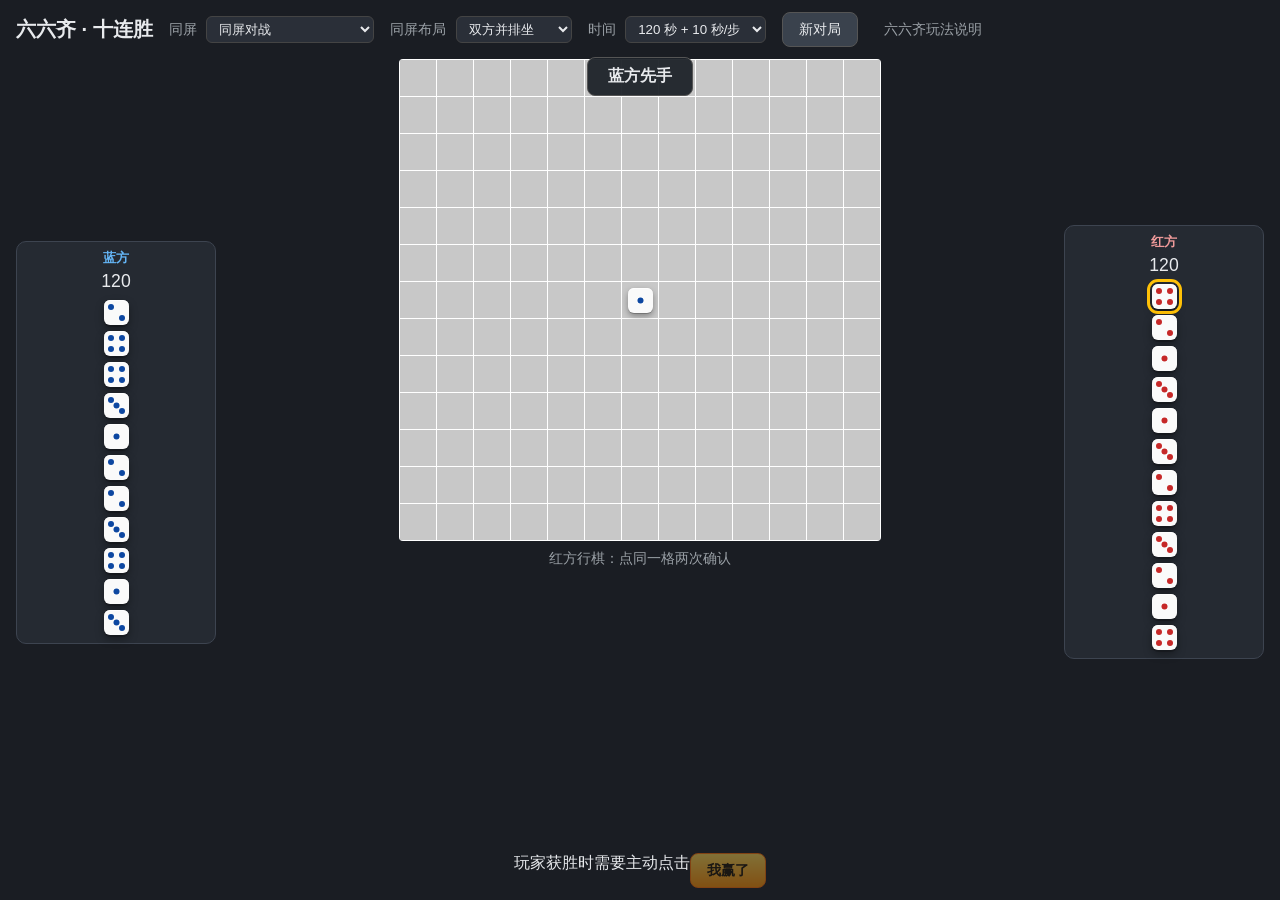
<file: index.html>
﻿<!DOCTYPE html>
<html lang="zh-CN">
<head>
  <meta charset="UTF-8" />
  <meta name="viewport" content="width=device-width, initial-scale=1" />
  <title>六六齐 · 十连胜</title>
  <link rel="stylesheet" href="css/style.css" />
</head>
<body>
  <div id="app" class="app" data-screen-mode="1" data-battle-mode="same">
    <header class="top-bar">
      <h1 class="title">六六齐 · 十连胜</h1>
      <div class="mode-picks">
        <label>同屏
          <select id="battleMode">
            <option value="same">同屏对战</option>
            <option value="dual">双机对战（暂未实现）</option>
          </select>
        </label>
        <label class="same-only">同屏布局
          <select id="screenMode">
            <option value="1">双方并排坐</option>
            <option value="2">双方面对面坐</option>
          </select>
        </label>
        <label>时间
          <select id="timePreset">
            <option value="120">120 秒 + 10 秒/步</option>
            <option value="custom">自定义</option>
            <option value="unlimited">无限制</option>
          </select>
        </label>
        <span id="customTimeRow" class="custom-time hidden">
          <input type="number" id="baseSec" min="30" max="3600" value="120" /> 秒 +
          <input type="number" id="incSec" min="0" max="120" value="10" /> 秒/步
        </span>
        <button type="button" id="btnNewGame" class="btn">新对局</button>
      <!-- 新增玩法说明链接 -->
 <a href="https://mp.weixin.qq.com/mp/appmsgalbum?action=getalbum&__biz=MjM5NzY0Nzg5Mg==&scene=1&album_id=4366616666248052758&count=3#wechat_redirect" 
 target="_blank" 
 style="color: #9aa0a6; font-size: 0.875rem; text-decoration: none; margin-left: 10px;"
 title="六六齐玩法说明">六六齐玩法说明</a>
 <!--ref="./rule/index.html" style="display:inline-block; padding:12px 20px; background:#c7000b; color:#fff; border-radius:10px; text-decoration:none; margin:10px 0; font-size:16px;">
  📖 六六齐玩法说明
  </a>-->
 </div>
</header>

<!-- 微信遮罩层开始 -->
<div id="wechat-tip" class="wechat-tip">
  <div class="wechat-tip-content">
    <!-- 这里的箭头符号可以直接用，也可以替换成图片 -->
    <div class="wechat-arrow">↗️</div>
    <h2>请使用浏览器打开</h2>
    <p>啦啦好温馨提示<br>为了获得最佳体验，请勿在微信内直接访问</p>
    <p>请点击右上角 <strong>...</strong> 选择 <strong>在浏览器打开</strong></p>
  <!-- 新增底部图片和文字 -->
  <div class="wechat-bottom-info">
    <img src="./lalahao.jpg" alt="六六齐十一种玩法说明及购买链接" 
         style="width: 150px; height: 150px; margin: 20px auto; display: block; border-radius: 8px;">
    <p style="font-size: 14px; color: #ccc; text-align: center; margin-top: 10px;">
      六六齐十一种玩法说明及购买链接<br>按住图片即可进入公众号查看
    </p>
  </div>
  </div>
</div>
<!-- 微信遮罩层结束 -->
<!-- 新增：横屏提示遮罩层 -->
<div id="landscape-tip" class="landscape-tip">
  <div class="landscape-content">
    <div class="rotate-icon">📱</div>
    <h2>请旋转手机</h2>
    <p>啦啦好温馨提示<br>为了获得最佳体验，请使用横屏模式</p>
    <div class="wechat-bottom-info">
      <img src="./lalahao.jpg" alt="六六齐十一种玩法说明及购买链接" 
           style="width: 150px; height: 150px; margin: 20px auto; display: block; border-radius: 8px;">
      <p style="font-size: 14px; color: #ccc; text-align: center; margin-top: 10px;">
        六六齐十一种玩法说明及购买链接<br>保存图片微信扫一扫即可查看
      </p>
    </div>
  </div>
</div>
<!-- 你的游戏主代码 (保持原有的结构不变) -->
    <div class="game-wrap">
      <aside class="panel panel--blue" id="panelBlue" data-player="blue">
        <div class="panel-head">
          <span class="player-name">蓝方</span>
          <span class="clock" id="clockBlue">120</span>
        </div>
        <div class="queue" id="queueBlue" aria-label="蓝方出棋列"></div>
      </aside>

      <main class="board-wrap">
        <div id="firstPlayerBanner" class="banner hidden" role="status"></div>
        <div id="board" class="board" aria-label="13 乘 13 棋盘"></div>
        <p class="hint" id="statusText">准备开始：点击「新对局」</p>
      </main>

      <aside class="panel panel--red" id="panelRed" data-player="red">
        <div class="panel-head">
          <span class="player-name">红方</span>
          <span class="clock" id="clockRed">120</span>
        </div>
        <div class="queue" id="queueRed" aria-label="红方出棋列"></div>
      </aside>
    </div>

    <footer class="bottom-bar">
玩家获胜时需要主动点击      <button type="button" id="btnClaimWin" class="btn btn--gold" disabled>我赢了</button>
    </footer>
  </div>

  <div id="modalOverlay" class="modal-overlay hidden" aria-hidden="true">
    <div class="modal" role="dialog" aria-modal="true">
      <p id="modalMessage"></p>
      <button type="button" id="modalClose" class="btn">确定</button>
    </div>
  </div>

  <script defer src="js/game.js"></script>
</body>
</html>
</file>
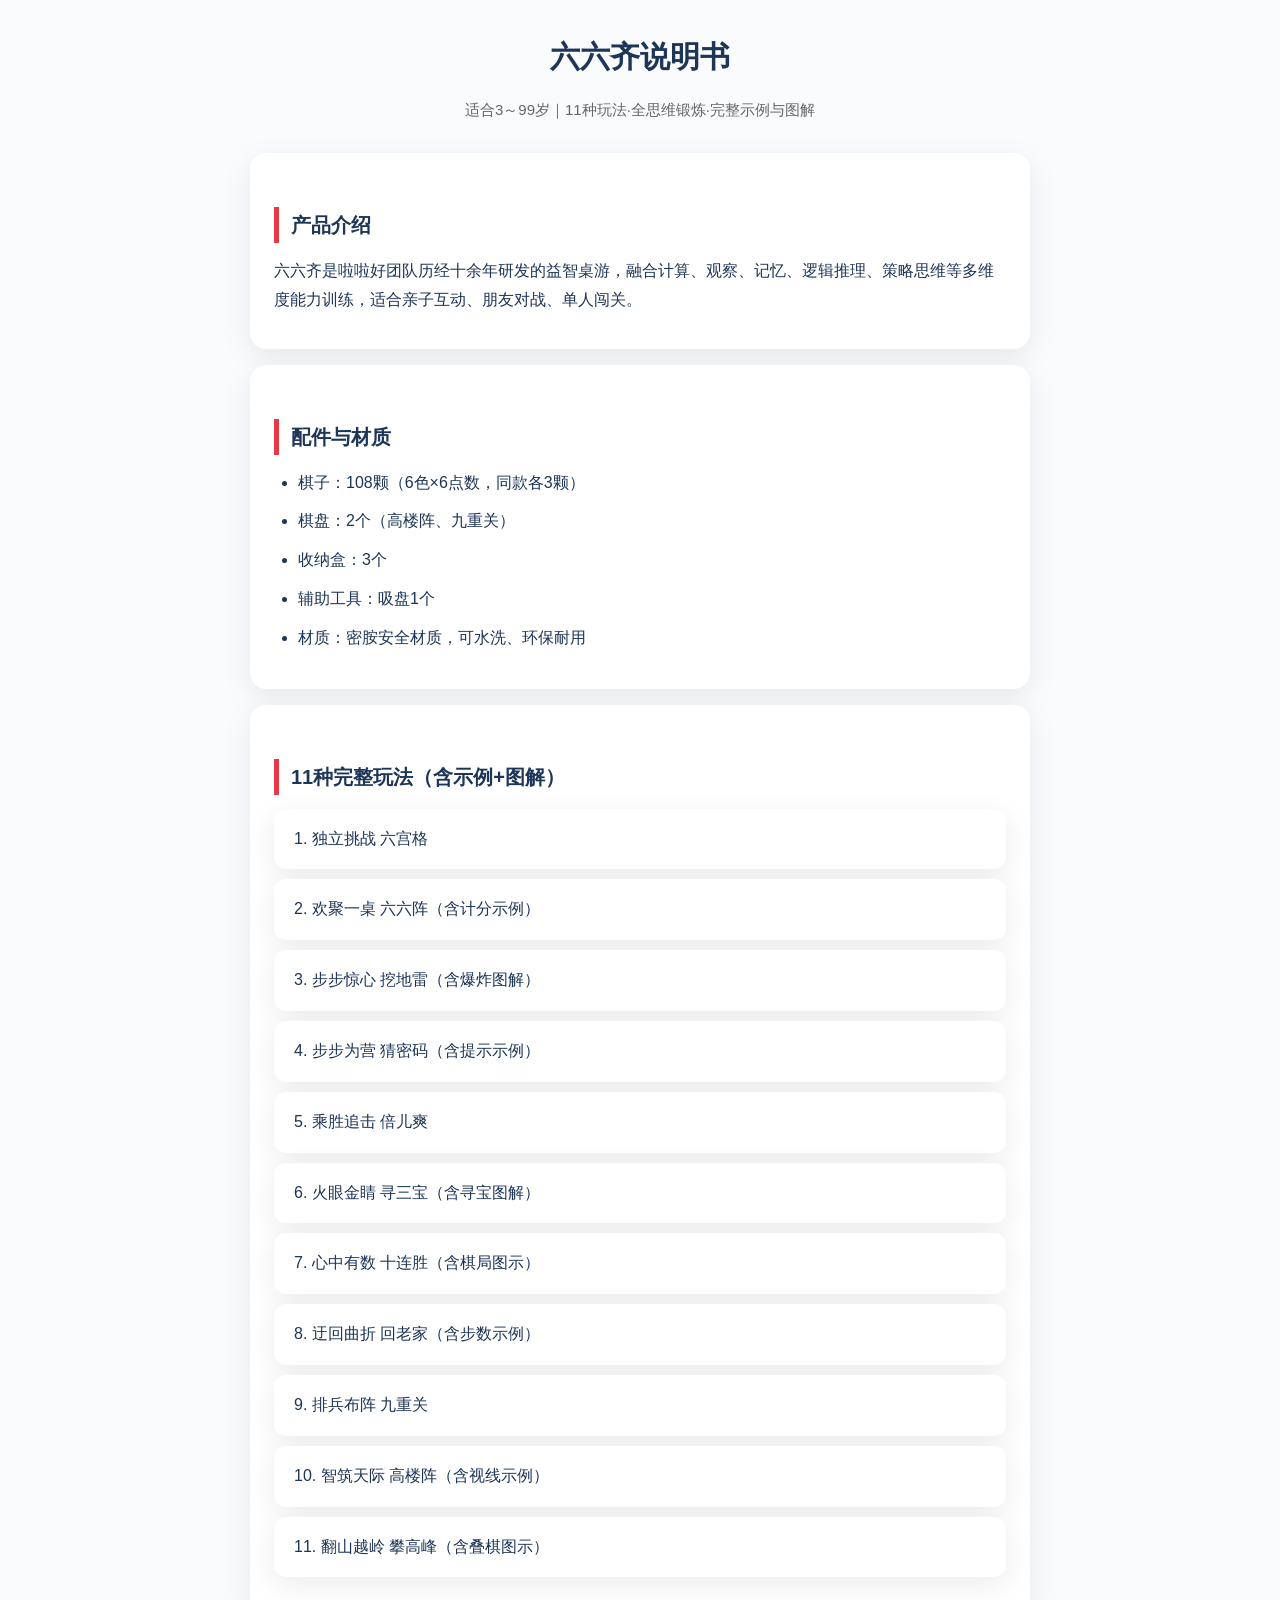
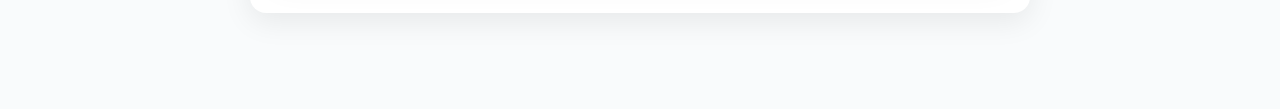
<file: rule/index.html>
<!DOCTYPE html>
<html lang="zh-CN">
<head>
<meta charset="UTF-8">
<meta name="viewport" content="width=device-width,initial-scale=1.0">
<title>六六齐说明书</title>
<style>
*{margin:0;padding:0;box-sizing:border-box}
:root{--main:#e63946;--sub:#457b9d;--light:#f9fbfc;--dark:#1d3557;--radius:16px;--shadow:0 8px 30px rgba(0,0,0,0.08)}
body{font-family:-apple-system,BlinkMacSystemFont,"Segoe UI",Roboto,"Helvetica Neue",Arial,sans-serif;background:var(--light);color:var(--dark);line-height:1.8;padding:20px;max-width:820px;margin:0 auto;padding-bottom:80px}
a{text-decoration:none}
.back{display:inline-flex;align-items:center;gap:6px;color:var(--main);font-weight:600;margin-bottom:16px;font-size:16px}
.title-main{text-align:center;font-size:30px;font-weight:700;color:var(--dark);margin:10px 0 12px}
.desc{text-align:center;font-size:15px;color:#666;margin-bottom:30px}
h1{font-size:26px;text-align:center;color:var(--main);margin:20px 0 30px;font-weight:700}
h2{font-size:20px;font-weight:600;margin:32px 0 14px;color:var(--dark);padding-left:12px;border-left:5px solid var(--main)}
h3{font-size:18px;font-weight:600;margin:20px 0 10px;color:var(--sub)}
p{font-size:16px;margin-bottom:12px}
ul,ol{padding-left:24px;margin:14px 0}
li{margin-bottom:10px;font-size:16px}
.box{background:#fff;border-radius:var(--radius);padding:22px 24px;margin:16px 0;box-shadow:var(--shadow)}
.play-list{list-style:none;padding-left:0;margin-top:10px}
.play-list li{background:#fff;margin:10px 0;padding:16px 20px;border-radius:12px;box-shadow:var(--shadow);transition:transform 0.2s}
.play-list li:hover{transform:translateY(-2px)}
.play-list a{color:var(--dark);font-weight:500;font-size:16px;display:block}
.example{background:#fff5f5;border-left:4px solid #ff6b6b;padding:14px 18px;border-radius:10px;margin:12px 0;font-size:15px}
.figure{background:#f0f7ff;border-left:4px solid #4285f4;padding:12px 16px;border-radius:10px;margin:10px 0;font-size:15px;color:#222}
.tip{background:#efffed;border-left:4px solid #34a853;padding:12px 16px;border-radius:10px;margin:10px 0;font-size:15px}
</style>
</head>
<body>
<div class="title-main">六六齐说明书</div>
<div class="desc">适合3～99岁｜11种玩法·全思维锻炼·完整示例与图解</div>

<div class="box">
<h2>产品介绍</h2>
<p>六六齐是啦啦好团队历经十余年研发的益智桌游，融合计算、观察、记忆、逻辑推理、策略思维等多维度能力训练，适合亲子互动、朋友对战、单人闯关。</p>
</div>

<div class="box">
<h2>配件与材质</h2>
<ul>
<li>棋子：108颗（6色×6点数，同款各3颗）</li>
<li>棋盘：2个（高楼阵、九重关）</li>
<li>收纳盒：3个</li>
<li>辅助工具：吸盘1个</li>
<li>材质：密胺安全材质，可水洗、环保耐用</li>
</ul>
</div>

<div class="box">
<h2>11种完整玩法（含示例+图解）</h2>
<ul class="play-list">
<li><a href="01.html">1. 独立挑战 六宫格</a></li>
<li><a href="02.html">2. 欢聚一桌 六六阵（含计分示例）</a></li>
<li><a href="03.html">3. 步步惊心 挖地雷（含爆炸图解）</a></li>
<li><a href="04.html">4. 步步为营 猜密码（含提示示例）</a></li>
<li><a href="05.html">5. 乘胜追击 倍儿爽</a></li>
<li><a href="06.html">6. 火眼金睛 寻三宝（含寻宝图解）</a></li>
<li><a href="07.html">7. 心中有数 十连胜（含棋局图示）</a></li>
<li><a href="08.html">8. 迂回曲折 回老家（含步数示例）</a></li>
<li><a href="09.html">9. 排兵布阵 九重关</a></li>
<li><a href="10.html">10. 智筑天际 高楼阵（含视线示例）</a></li>
<li><a href="11.html">11. 翻山越岭 攀高峰（含叠棋图示）</a></li>
</ul>
</div>
</body></html>
</file>
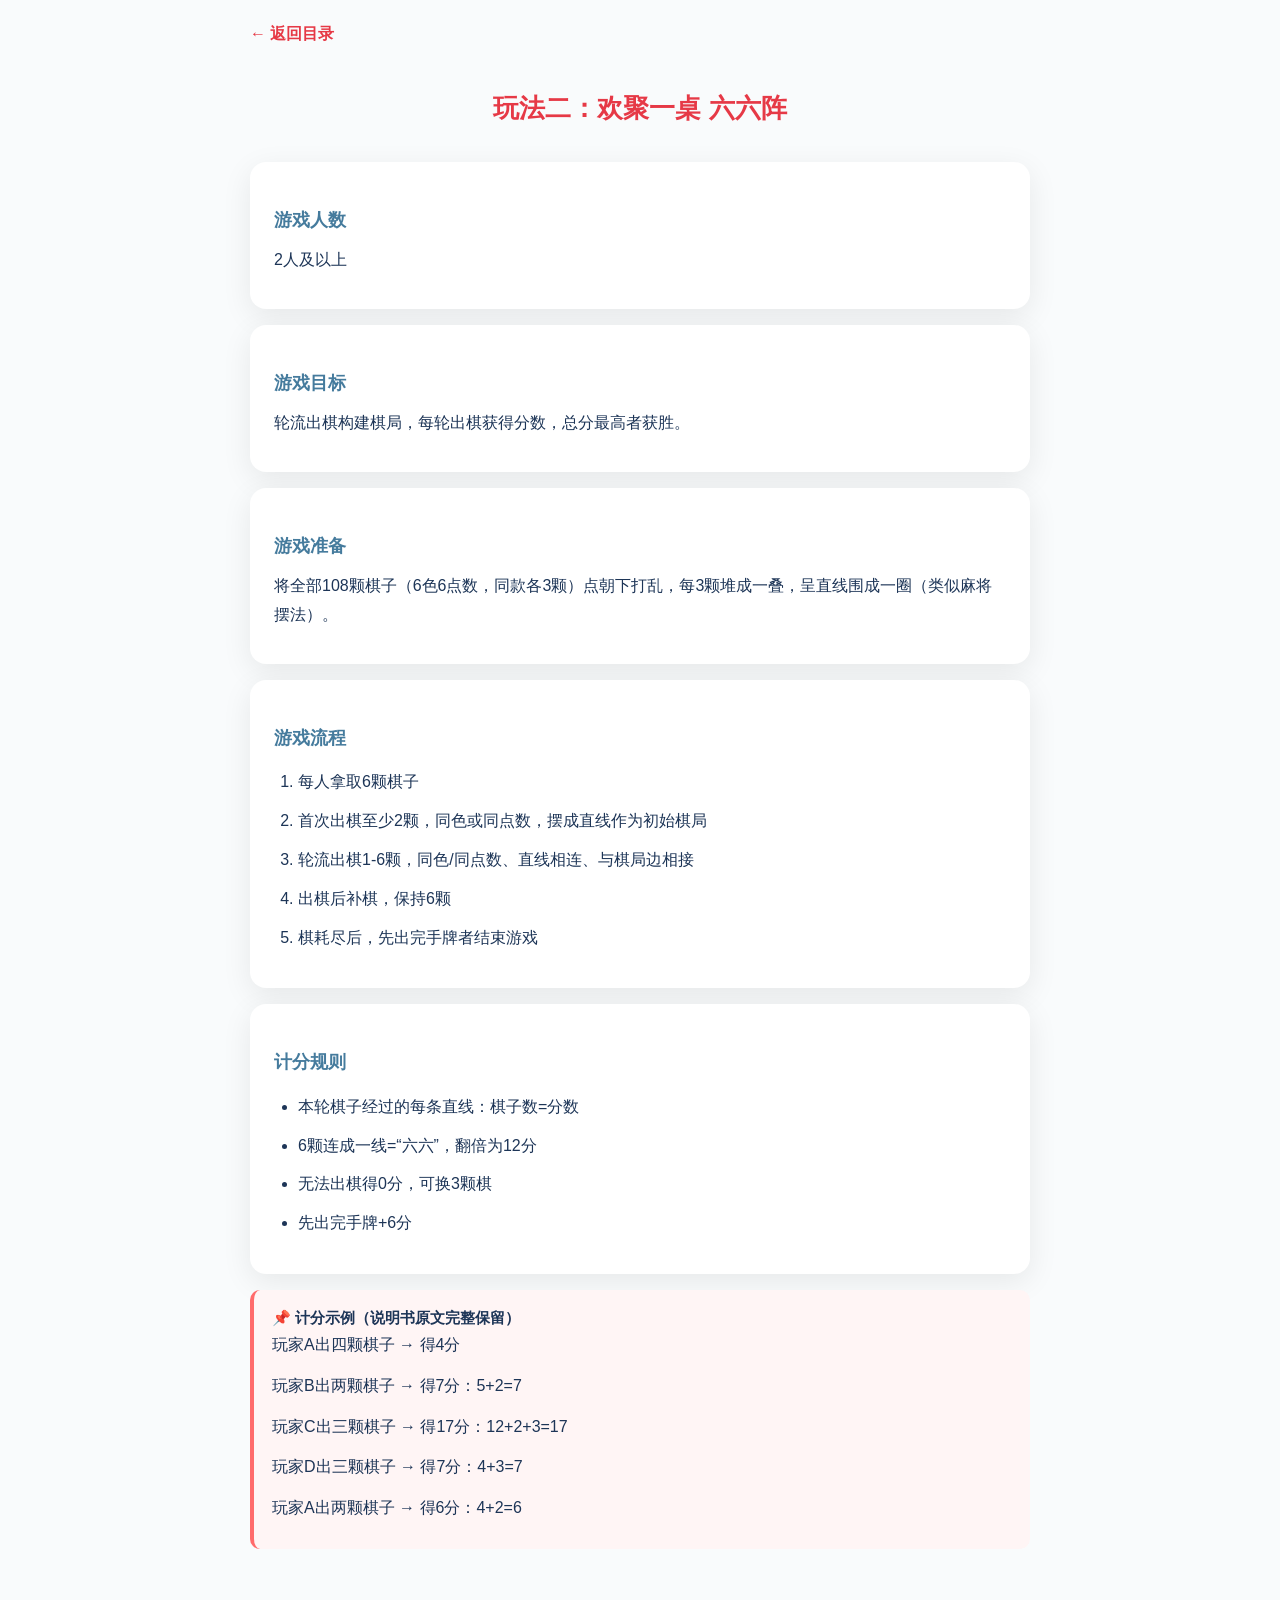
<file: rule/02.html>
<!DOCTYPE html>
<html lang="zh-CN">
<head>
<meta charset="UTF-8">
<meta name="viewport" content="width=device-width,initial-scale=1.0">
<title>2. 欢聚一桌 六六阵（完整示例版）</title>
<style>
*{margin:0;padding:0;box-sizing:border-box}
:root{--main:#e63946;--sub:#457b9d;--light:#f9fbfc;--dark:#1d3557;--radius:16px;--shadow:0 8px 30px rgba(0,0,0,0.08)}
body{font-family:-apple-system,BlinkMacSystemFont,"Segoe UI",Roboto,"Helvetica Neue",Arial,sans-serif;background:var(--light);color:var(--dark);line-height:1.8;padding:20px;max-width:820px;margin:0 auto;padding-bottom:80px}
a{text-decoration:none}
.back{display:inline-flex;align-items:center;gap:6px;color:var(--main);font-weight:600;margin-bottom:16px;font-size:16px}
h1{font-size:26px;text-align:center;color:var(--main);margin:20px 0 30px;font-weight:700}
h3{font-size:18px;font-weight:600;margin:20px 0 10px;color:var(--sub)}
p{font-size:16px;margin-bottom:12px}
ul,ol{padding-left:24px;margin:14px 0}
li{margin-bottom:10px;font-size:16px}
.box{background:#fff;border-radius:var(--radius);padding:22px 24px;margin:16px 0;box-shadow:var(--shadow)}
.example{background:#fff5f5;border-left:4px solid #ff6b6b;padding:14px 18px;border-radius:10px;margin:12px 0;font-size:15px}
</style>
</head>
<body>
<a href="index.html" class="back">← 返回目录</a>
<h1>玩法二：欢聚一桌 六六阵</h1>

<div class="box">
<h3>游戏人数</h3>
<p>2人及以上</p>
</div>

<div class="box">
<h3>游戏目标</h3>
<p>轮流出棋构建棋局，每轮出棋获得分数，总分最高者获胜。</p>
</div>

<div class="box">
<h3>游戏准备</h3>
<p>将全部108颗棋子（6色6点数，同款各3颗）点朝下打乱，每3颗堆成一叠，呈直线围成一圈（类似麻将摆法）。</p>
</div>

<div class="box">
<h3>游戏流程</h3>
<ol>
<li>每人拿取6颗棋子</li>
<li>首次出棋至少2颗，同色或同点数，摆成直线作为初始棋局</li>
<li>轮流出棋1-6颗，同色/同点数、直线相连、与棋局边相接</li>
<li>出棋后补棋，保持6颗</li>
<li>棋耗尽后，先出完手牌者结束游戏</li>
</ol>
</div>

<div class="box">
<h3>计分规则</h3>
<ul>
<li>本轮棋子经过的每条直线：棋子数=分数</li>
<li>6颗连成一线=“六六”，翻倍为12分</li>
<li>无法出棋得0分，可换3颗棋</li>
<li>先出完手牌+6分</li>
</ul>
</div>

<div class="example">
<h4>📌 计分示例（说明书原文完整保留）</h4>
<p>玩家A出四颗棋子 → 得4分</p>
<p>玩家B出两颗棋子 → 得7分：5+2=7</p>
<p>玩家C出三颗棋子 → 得17分：12+2+3=17</p>
<p>玩家D出三颗棋子 → 得7分：4+3=7</p>
<p>玩家A出两颗棋子 → 得6分：4+2=6</p>
</div>
</body></html>
</file>
<file: css/style.css>
:root {
  --bg-page: #1a1d23;
  --board-bg: #c8c8c8;
  --grid-line: #ffffff;
  --cell-start: #5a5a5a;
  --text: #e8eaed;
  --muted: #9aa0a6;
  --red-pip: #c62828;
  --blue-pip: #0d47a1;
  --piece-white: #fafafa;
  --piece-shadow: rgba(0, 0, 0, 0.35);
  --gold: #ffc107;
  --cell-size: 36px;
}
*, *::before, *::after { box-sizing: border-box; }
body {
  margin: 0;
  min-height: 100vh;
  font-family: "Segoe UI", "PingFang SC", "Microsoft YaHei", sans-serif;
  background: var(--bg-page);
  color: var(--text);
}
.app { display: flex; flex-direction: column; min-height: 100vh; padding: 0.75rem 1rem; }
.top-bar { display: flex; flex-wrap: wrap; align-items: center; gap: 0.75rem 1rem; margin-bottom: 0.75rem; }
.title { margin: 0; font-size: 1.25rem; font-weight: 600; }
.mode-picks { display: flex; flex-wrap: wrap; align-items: center; gap: 0.5rem 1rem; }
.mode-picks label { font-size: 0.875rem; color: var(--muted); }
.mode-picks select, .mode-picks input[type="number"] {
  margin-left: 0.35rem;
  padding: 0.25rem 0.5rem;
  border-radius: 6px;
  border: 1px solid #444;
  background: #2a2f38;
  color: var(--text);
}
.custom-time.hidden { display: none; }
.btn {
  padding: 0.45rem 1rem;
  border-radius: 8px;
  border: 1px solid #555;
  background: #3a424d;
  color: var(--text);
  cursor: pointer;
  font-size: 0.9rem;
}
.btn:hover:not(:disabled) { background: #4a5462; }
.btn:disabled { opacity: 0.45; cursor: not-allowed; }
.btn--gold {
  background: linear-gradient(180deg, #ffd54f, #ff8f00);
  color: #1a1000;
  border-color: #ff6f00;
  font-weight: 600;
}
.game-wrap {
  flex: 1;
  display: flex;
  flex-direction: row;
  align-items: center/*原来为：stretch*/;
  justify-content: center;
  gap: 1rem;
  min-height: 0;
}
.app[data-battle-mode="same"][data-screen-mode="1"] .game-wrap {
  display: grid;
  grid-template-columns: auto 1fr auto;
  grid-template-rows: 1fr auto;
  grid-template-areas: "blue board red" ". bottom .";
  align-items: stretch;
  justify-items: center;
}
.app[data-battle-mode="same"][data-screen-mode="1"] #panelBlue { grid-area: blue; align-self: center; justify-self: start; }
.app[data-battle-mode="same"][data-screen-mode="1"] .board-wrap { grid-area: board; }
.app[data-battle-mode="same"][data-screen-mode="1"] #panelRed { grid-area: red; align-self: center; justify-self: end; }
.app[data-battle-mode="same"][data-screen-mode="1"] .bottom-bar { grid-area: bottom; justify-self: center; }
.app[data-battle-mode="same"][data-screen-mode="2"] #panelBlue {
  transform: rotate(180deg);
  transform-origin: center center;
}
.app[data-battle-mode="same"][data-screen-mode="2"] #panelBlue .queue { flex-direction: column-reverse; /* 让每个棋子也旋转180度，保证图案方向正确 */
  transform: rotate(180deg);
  /* 调整间距和对齐，避免旋转后错位 */
  gap: 6px;
  align-items: center;}
.app[data-battle-mode="dual"] .bottom-bar {
  position: fixed;
  bottom: 0.75rem;
  left: 50%;
  transform: translateX(-50%);
  z-index: 10;
}
.panel {
  display: flex;
  flex-direction: column;
  min-width: 56px;
  padding: 0.5rem;
  border-radius: 10px;
  background: #252a32;
  border: 1px solid #3d4450;
  /* 确保没有 height: 100% 或者 height: 100vh */
  height: auto; 
  
  /* 保持宽度固定 */
  width: 200px; /* 或者 flex: 0 0 200px */
  
  
}
.panel-head { display: flex; flex-direction: column; align-items: center; gap: 0.25rem; margin-bottom: 0.5rem; font-size: 0.8rem; }
.player-name { font-weight: 600; }
.panel--blue .player-name { color: #64b5f6; }
.panel--red .player-name { color: #ef9a9a; }
.clock { font-variant-numeric: tabular-nums; font-size: 1.1rem; }
.clock--warn { color: #ff5252; animation: pulse-red 0.6s ease-in-out infinite; }
@keyframes pulse-red { 0%, 100% { opacity: 1; } 50% { opacity: 0.55; } }
.queue {
  display: flex;
  flex-direction: column;
  gap: 6px;
  align-items: center;
  min-height: 120px;
}
.piece {
  width: 25px;
  height: 25px;
  min-width: 25px;
  min-height: 25px;
  border-radius: 6px;
  background: var(--piece-white);
  box-shadow: 0 2px 0 0 rgba(0, 0, 0, 0.18), 0 4px 8px var(--piece-shadow), inset 0 1px 0 rgba(255, 255, 255, 0.85);
  display: flex;
  align-items: center;
  justify-content: center;
  flex-shrink: 0;
  overflow: hidden;
}
.piece--svg svg {
  display: block;
  width: 25px;
  height: 25px;
  vertical-align: middle;
}
.board-wrap { display: flex; flex-direction: column; align-items: center; gap: 0.5rem; position: relative; }
.banner {
  position: absolute;
  top: -2px;
  left: 50%;
  transform: translateX(-50%);
  z-index: 5;
  padding: 0.5rem 1.25rem;
  border-radius: 8px;
  background: rgba(30, 35, 42, 0.95);
  border: 1px solid #555;
  font-weight: 600;
  white-space: nowrap;
}
.banner.hidden { display: none; }
.board {
  display: grid;
  grid-template-columns: repeat(13, var(--cell-size));
  grid-template-rows: repeat(13, var(--cell-size));
  gap: 1px;
  background: var(--grid-line);
  padding: 1px;
  border-radius: 4px;
  user-select: none;
}
.cell {
  width: var(--cell-size);
  height: var(--cell-size);
  background: var(--board-bg);
  display: flex;
  align-items: center;
  justify-content: center;
  cursor: pointer;
}
.cell > .piece {
  flex-shrink: 0;
}
 .cell--start { background: var(--board-bg); }
.cell--preview { outline: 2px dashed rgba(255, 255, 255, 0.5); outline-offset: -2px; }
.cell--invalid { cursor: not-allowed; }
.piece--on-board {
  box-shadow: 0 1px 0 0 rgba(0, 0, 0, 0.2), 0 3px 6px var(--piece-shadow), inset 0 1px 0 rgba(255, 255, 255, 0.9);
}
.piece--next {
  outline: 3px solid var(--gold);
  outline-offset: 2px;
  animation: pop-next 1s ease-in-out infinite;
}
@keyframes pop-next { 0%, 100% { transform: scale(1); } 50% { transform: scale(1.08); } }
.hint { margin: 0; font-size: 0.9rem; color: var(--muted); text-align: center; max-width: 28rem; }
.bottom-bar { margin-top: auto; padding-top: 0.75rem; display: flex; justify-content: center; }
.fx-win { animation: win-glow 1.2s ease-out forwards; }
@keyframes win-glow {
  0% { box-shadow: 0 0 0 0 rgba(255, 193, 7, 0.8); }
  100% { box-shadow: 0 0 32px 12px rgba(255, 193, 7, 0.35); }
}
.board--locked .cell { pointer-events: none; cursor: default; }
.modal-overlay {
  position: fixed;
  inset: 0;
  background: rgba(0, 0, 0, 0.55);
  display: flex;
  align-items: center;
  justify-content: center;
  z-index: 100;
  padding: 1rem;
}
.modal-overlay.hidden { display: none; }
.modal {
  background: #2d333d;
  border: 1px solid #555;
  border-radius: 12px;
  padding: 1.5rem;
  max-width: 22rem;
  text-align: center;
}
.modal p { margin: 0 0 1rem; line-height: 1.5; }
@media (max-width: 900px) {
  :root { --cell-size: 28px; }
  .game-wrap { flex-wrap: wrap; }
}
/* --- 新增代码开始 --- */

/* 微信提示遮罩层样式 */
.wechat-tip {
  position: fixed;
  top: 0;
  left: 0;
  width: 100%;
  height: 100%;
  background-color: rgba(0, 0, 0, 0.85); /* 半透明黑色背景 */
  z-index: 9999; /* 确保层级最高，盖住所有内容 */
  display: block;             /* ✅ 改为普通块级元素 */
  padding-top: 20vh;         /* ✅ 添加顶部内边距，将内容推下去一点 */
  text-align: center;        /* ✅ 让内容水平居中 */
  color: #fff;
  font-family: -apple-system, BlinkMacSystemFont, "Segoe UI", Roboto, sans-serif;
}

.wechat-tip-content {
  text-align: center;
  padding: 20px;
  max-width: 80%;
}

.wechat-arrow {
  font-size: 50px;
  margin-bottom: 20px;
  animation: bounce 1.5s infinite; /* 简单的跳动动画 */
}

.wechat-tip h2 {
  margin: 10px 0;
  font-size: 24px;
  color: #ff9900; /* 醒目的橙色 */
}

.wechat-tip p {
  font-size: 16px;
  line-height: 1.6;
  color: #ddd;
}

.wechat-tip strong {
  color: #fff;
  font-weight: bold;
}

/* 简单的上下跳动动画 */
@keyframes bounce {
  0%, 100% { transform: translateY(0); }
  50% { transform: translateY(-10px); }
}

/* 横屏提示遮罩层基础样式 (默认隐藏) */
.landscape-tip {
  display: none; /* 默认不显示 */
  position: fixed;
  top: 0;
  left: 0;
  width: 100%;
  height: 100%;
  background-color: #000; /* 黑色背景 */
  z-index: 10000; /* 层级最高，盖住微信提示层 */
  justify-content: center;
  align-items: center;
  color: #fff;
  text-align: center;
}

/* 横屏提示遮罩层内容区域 */
.landscape-content {
  text-align: center;
  /* 关键：增加内边距，让内容区域更大更突出 */
  padding: 40px; 
}

/* 旋转图标 (箭头) */
.landscape-content .rotate-icon {
  font-size: 150px; /* 放大箭头图标，从 100px 调整为 150px */
  margin-bottom: 40px; /* 增加间距，从 30px 调整为 40px */
  animation: rotate-phone 2s infinite linear; 
  display: block; /* 确保图标独占一行，居中 */
}

/* 标题文字 */
.landscape-content h2 {
  font-size: 48px; /* 放大标题字体，从 32px 调整为 48px */
  margin: 20px 0; /* 调整间距，从 15px 调整为 20px */
  color: #ff9900; /* 保持醒目的颜色 */
}

/* 提示文字 */
.landscape-content p {
  font-size: 28px; /* 放大提示文字，从 20px 调整为 28px */
  line-height: 1.8; /* 增加行高，提升可读性 */
  color: #ddd; /* 保持文字颜色 */
  margin: 15px 0; /* 调整间距，从 10px 调整为 15px */
  max-width: 80%; /* 限制文字宽度，避免过长 */
  margin-left: auto;
  margin-right: auto;
}

@keyframes rotate-phone {
  0% { transform: rotate(0deg); }
  25% { transform: rotate(-90deg); }
  50% { transform: rotate(-90deg); }
  75% { transform: rotate(0deg); }
  100% { transform: rotate(0deg); }
}

/* --- 关键代码：仅在竖屏模式下显示该遮罩 --- */
@media screen and (orientation: portrait) {
  .landscape-tip {
    display: flex; /* 竖屏时强制显示 */
  }
}
</file>
